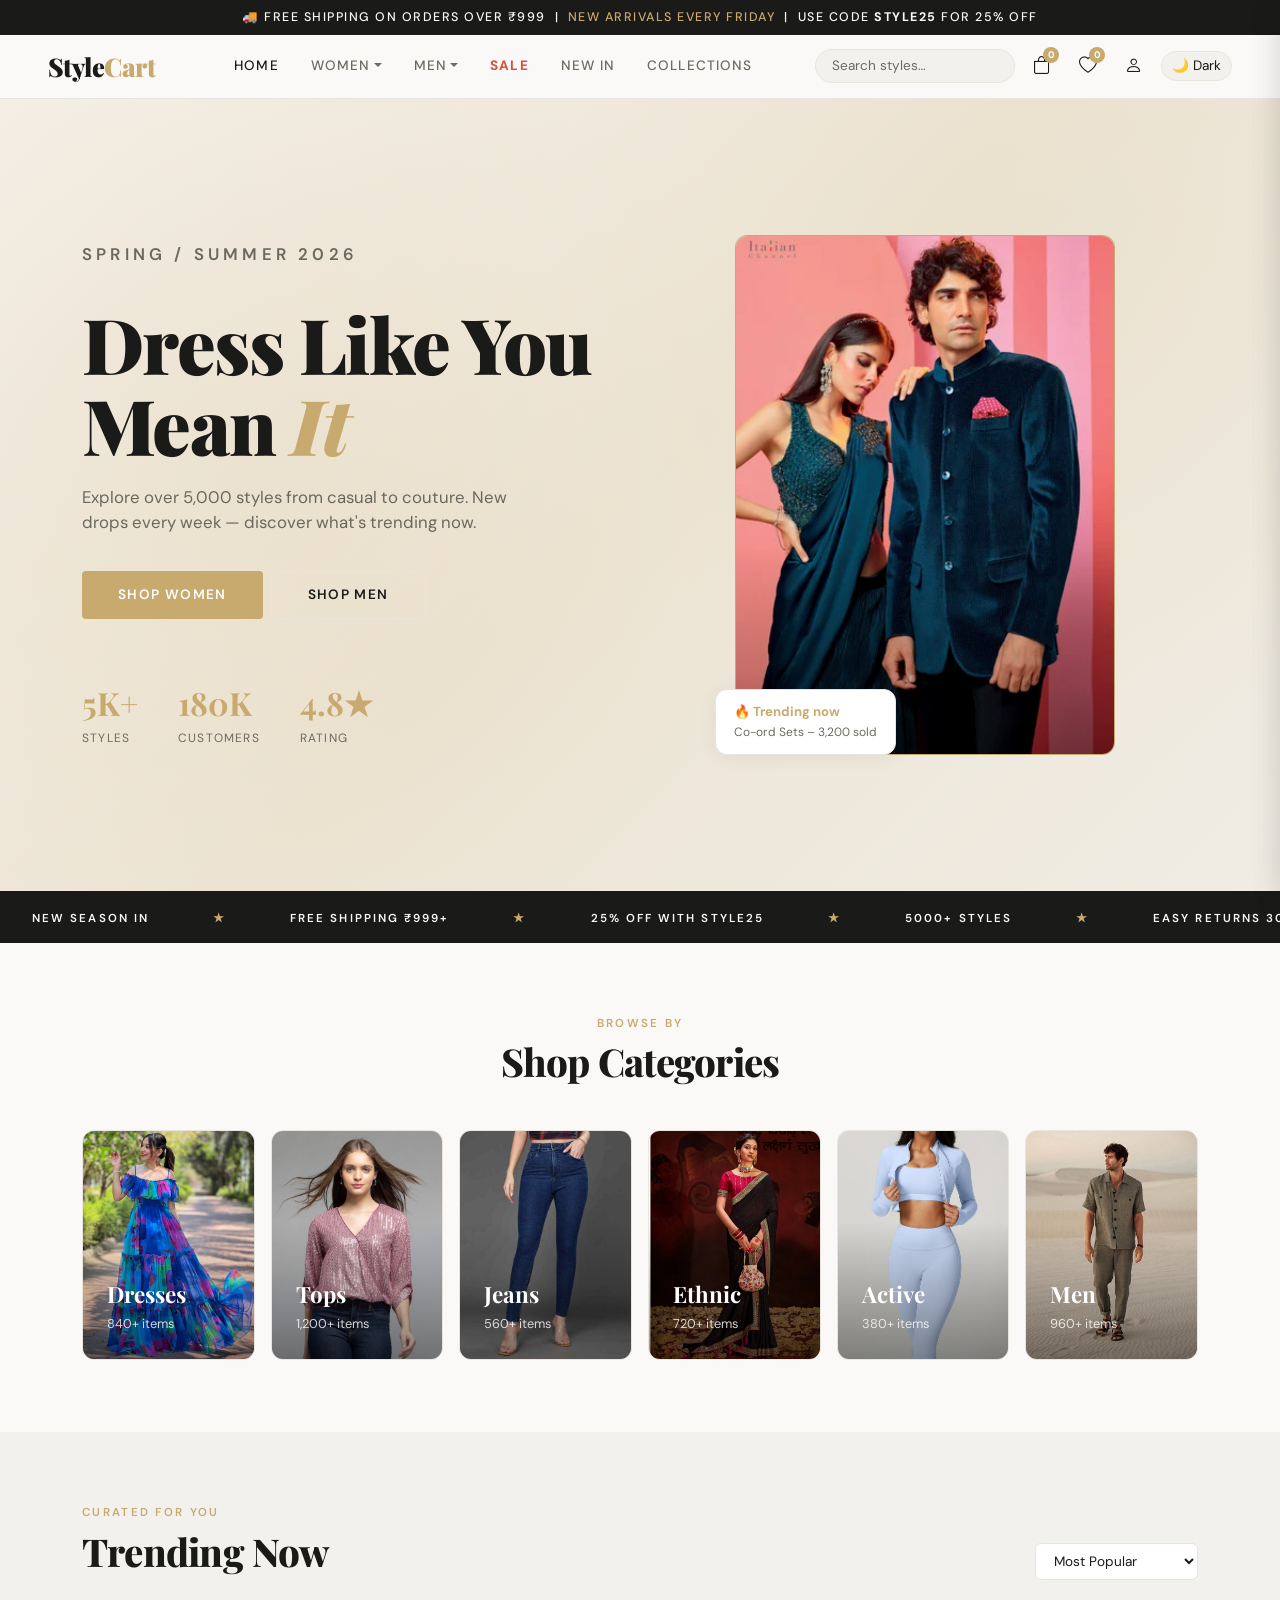
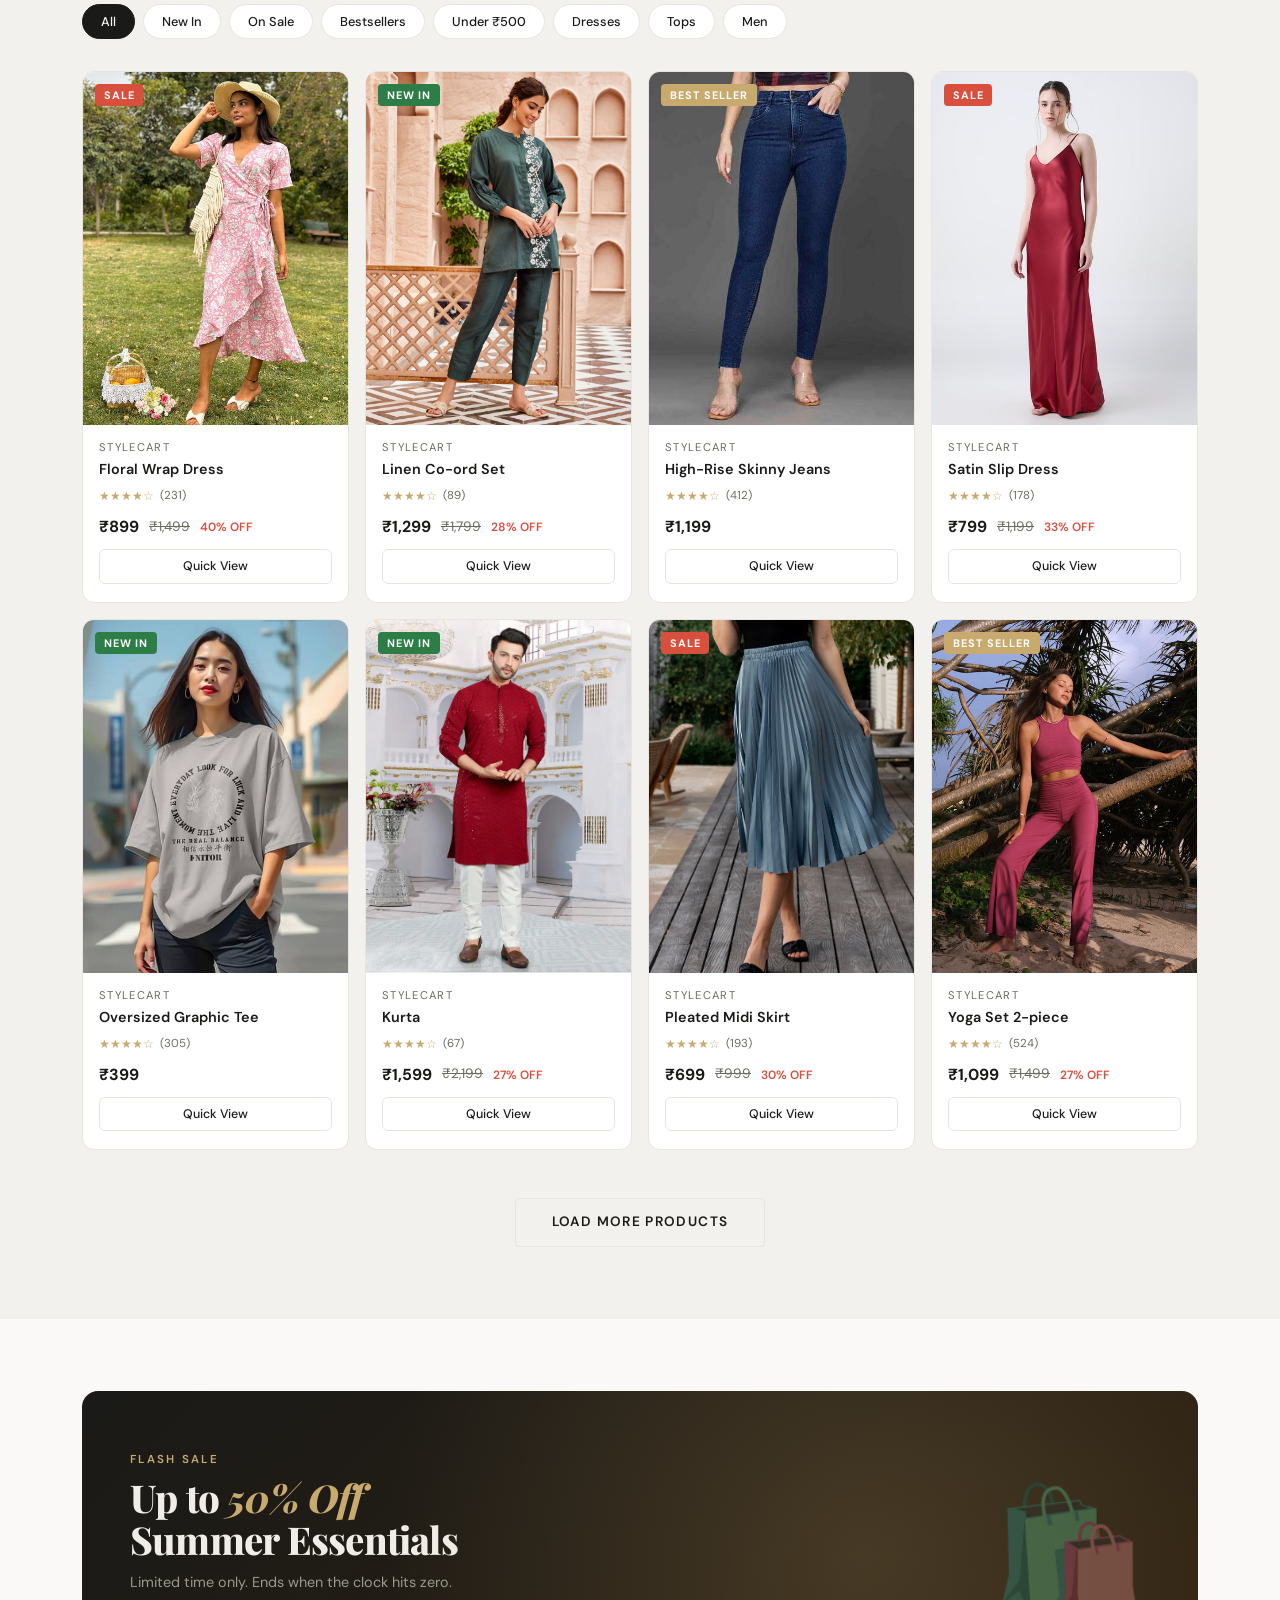
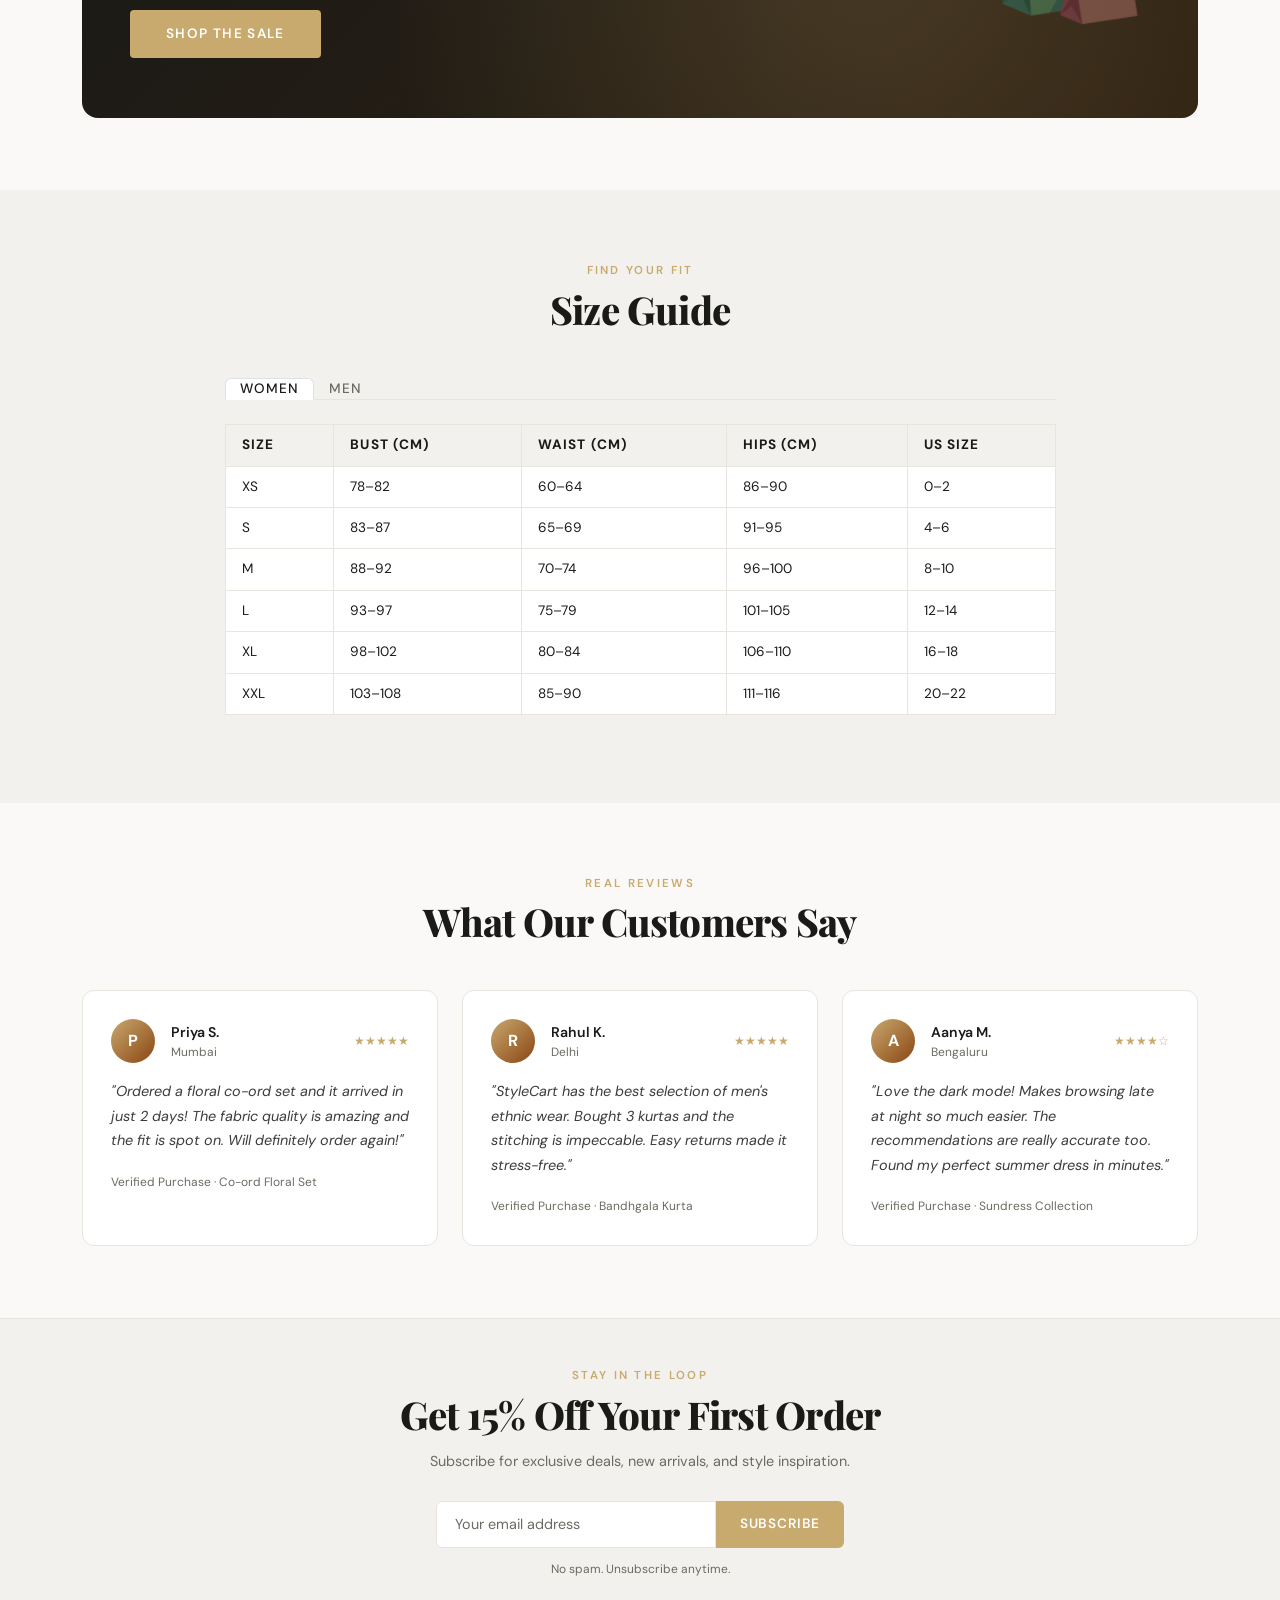
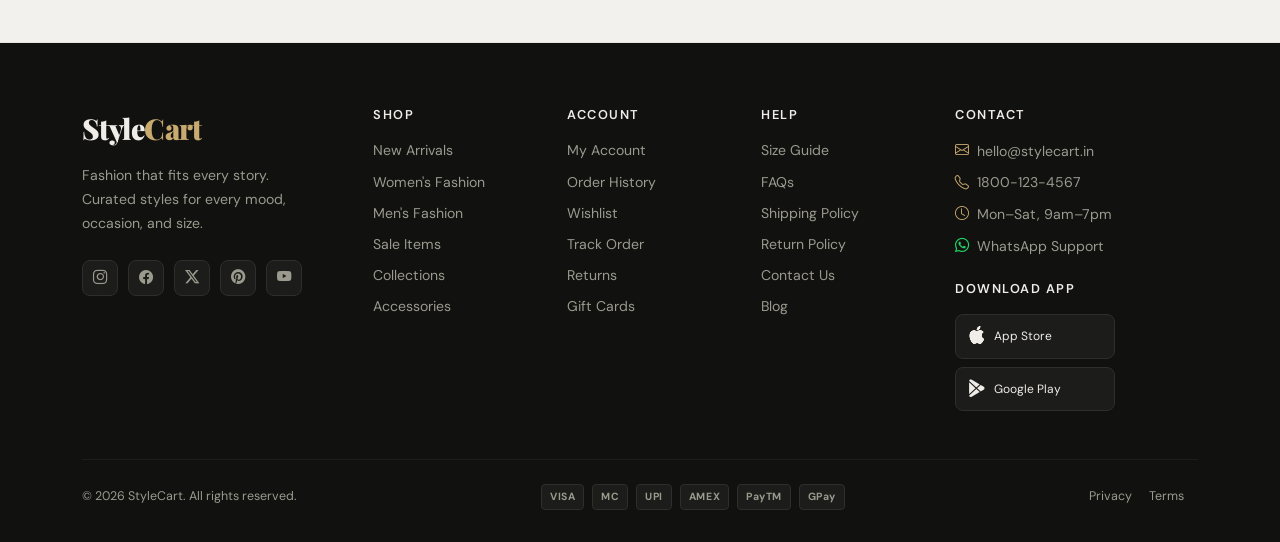
<file: index.html>
<!DOCTYPE html>
<html lang="en" data-theme="light">
<head>
  <meta charset="UTF-8" />
  <meta name="viewport" content="width=device-width, initial-scale=1.0"/>
  <title>StyleCart – New Fashion Collection</title>
  <link href="https://cdn.jsdelivr.net/npm/bootstrap@5.3.2/dist/css/bootstrap.min.css" rel="stylesheet"/>
  <link href="https://fonts.googleapis.com/css2?family=Playfair+Display:ital,wght@0,400;0,700;0,900;1,400&family=DM+Sans:wght@300;400;500;600&display=swap" rel="stylesheet"/>
  <link href="https://cdn.jsdelivr.net/npm/bootstrap-icons@1.11.3/font/bootstrap-icons.css" rel="stylesheet"/>
  <link rel="stylesheet" href="style.css"/>
</head>
<body>

<!-- ══ ANNOUNCEMENT BAR ══ -->
<div class="announcement-bar">
  🚚 Free shipping on orders over ₹999 &nbsp;|&nbsp;
  <a href="#">New arrivals every Friday</a> &nbsp;|&nbsp;
  Use code <strong>STYLE25</strong> for 25% off
</div>

<!-- ══ NAVBAR ══ -->
<nav class="navbar navbar-expand-lg">
  <div class="container-fluid px-4">
    <a class="navbar-brand" href="#">Style<span>Cart</span></a>
    <button class="navbar-toggler border-0" type="button" data-bs-toggle="collapse" data-bs-target="#navMenu">
      <i class="bi bi-list nav-hamburger"></i>
    </button>
    <div class="collapse navbar-collapse" id="navMenu">
      <ul class="navbar-nav mx-auto gap-1">
        <li class="nav-item"><a class="nav-link active" href="#">Home</a></li>
        <li class="nav-item dropdown">
          <a class="nav-link dropdown-toggle" href="#" data-bs-toggle="dropdown">Women</a>
          <ul class="dropdown-menu custom-dropdown">
            <li><a class="dropdown-item custom-dropdown-item" href="#">Dresses</a></li>
            <li><a class="dropdown-item custom-dropdown-item" href="#">Tops &amp; Blouses</a></li>
            <li><a class="dropdown-item custom-dropdown-item" href="#">Jeans &amp; Pants</a></li>
            <li><a class="dropdown-item custom-dropdown-item" href="#">Co-ord Sets</a></li>
            <li><a class="dropdown-item custom-dropdown-item" href="#">Activewear</a></li>
            <li><a class="dropdown-item custom-dropdown-item" href="#">Ethnic</a></li>
          </ul>
        </li>
        <li class="nav-item dropdown">
          <a class="nav-link dropdown-toggle" href="#" data-bs-toggle="dropdown">Men</a>
          <ul class="dropdown-menu custom-dropdown">
            <li><a class="dropdown-item custom-dropdown-item" href="#">T-Shirts</a></li>
            <li><a class="dropdown-item custom-dropdown-item" href="#">Shirts</a></li>
            <li><a class="dropdown-item custom-dropdown-item" href="#">Jeans &amp; Chinos</a></li>
            <li><a class="dropdown-item custom-dropdown-item" href="#">Kurtas</a></li>
            <li><a class="dropdown-item custom-dropdown-item" href="#">Activewear</a></li>
          </ul>
        </li>
        <li class="nav-item"><a class="nav-link sale-link" href="#">Sale</a></li>
        <li class="nav-item"><a class="nav-link" href="#">New In</a></li>
        <li class="nav-item"><a class="nav-link" href="#">Collections</a></li>
      </ul>
      <div class="d-flex align-items-center gap-2">
        <input type="text" class="search-bar d-none d-lg-block" placeholder="Search styles…" id="searchInput"/>
        <button class="icon-btn" onclick="toggleCart()" title="Cart">
          <i class="bi bi-bag"></i>
          <span class="cart-badge" id="cartBadge">0</span>
        </button>
        <button class="icon-btn" title="Wishlist" onclick="openWishlist()">
<i class="bi bi-heart"></i>
<span class="cart-badge" id="wishlistBadge">0</span>
</button>
       <button class="icon-btn" title="Account" data-bs-toggle="modal" data-bs-target="#accountModal">
<i class="bi bi-person"></i>
</button>
        <button class="theme-toggle" onclick="toggleTheme()" id="themeBtn">🌙 Dark</button>
      </div>
    </div>
  </div>
</nav>

<!-- ══ HERO ══ -->
<section class="hero py-0">
  <div class="hero-bg"></div>
  <div class="hero-pattern"></div>
  <div class="container hero-content py-5 my-3">
    <div class="row align-items-center">
      <div class="col-lg-6 col-md-7">
        <p class="hero-eyebrow">Spring / Summer 2026</p>
        <h1>Dress Like You Mean <em>It</em></h1>
        <p>Explore over 5,000 styles from casual to couture. New drops every week — discover what's trending now.</p>
        <div class="d-flex flex-wrap gap-2">
          <a href="#products" class="btn-hero-primary">Shop Women</a>
          <a href="#products" class="btn-hero-outline">Shop Men</a>
        </div>
        <div class="hero-stats">
          <div><div class="hero-stat-num">5K+</div><div class="hero-stat-label">Styles</div></div>
          <div><div class="hero-stat-num">180K</div><div class="hero-stat-label">Customers</div></div>
          <div><div class="hero-stat-num">4.8★</div><div class="hero-stat-label">Rating</div></div>
        </div>
      </div>
      <div class="col-lg-6 col-md-5 d-none d-md-flex justify-content-center">
        <div class="hero-image-wrap">
          <div class="hero-img-placeholder">
  <img src="image/hero-model.jpg" alt="Hero" style="width:100%; height:100%; object-fit:cover; border-radius:12px;"/>
</div>
          <div class="hero-float-badge">
            <strong>🔥 Trending now</strong><br/>
            <span>Co-ord Sets – 3,200 sold</span>
          </div>
        </div>
      </div>
    </div>
  </div>
</section>

<!-- ══ MARQUEE ══ -->
<div class="marquee-wrap">
  <div class="marquee-inner">
    <span>New Season In</span><span class="accent">★</span>
    <span>Free Shipping ₹999+</span><span class="accent">★</span>
    <span>25% Off with STYLE25</span><span class="accent">★</span>
    <span>5000+ Styles</span><span class="accent">★</span>
    <span>Easy Returns 30 Days</span><span class="accent">★</span>
    <span>New Arrivals Friday</span><span class="accent">★</span>
    <span>New Season In</span><span class="accent">★</span>
    <span>Free Shipping ₹999+</span><span class="accent">★</span>
    <span>25% Off with STYLE25</span><span class="accent">★</span>
    <span>5000+ Styles</span><span class="accent">★</span>
    <span>Easy Returns 30 Days</span><span class="accent">★</span>
    <span>New Arrivals Friday</span><span class="accent">★</span>
  </div>
</div>

<!-- ══ CATEGORIES ══ -->
<section>
  <div class="container">
    <div class="text-center mb-5">
      <p class="section-label">Browse by</p>
      <h2 class="section-title">Shop Categories</h2>
    </div>
    <div class="row g-3">
      <div class="col-6 col-md-4 col-lg-2">
        <div class="category-card" onclick="filterCategory('dresses')">
          <img src="image/dress.jpg" class="category-img">
          <div class="cat-overlay"></div>
          <div class="cat-info"><h4>Dresses</h4><span>840+ items</span></div>
        </div>
      </div>
      <div class="col-6 col-md-4 col-lg-2">
        <div class="category-card" onclick="filterCategory('tops')">
          <img src="image/tops.jpg" class="category-img">
          <div class="cat-overlay"></div>
          <div class="cat-info"><h4>Tops</h4><span>1,200+ items</span></div>
        </div>
      </div>
      <div class="col-6 col-md-4 col-lg-2">
        <div class="category-card" onclick="filterCategory('jeans')">
          <img src="image/jeans.jpg" class="category-img">

          <div class="cat-overlay"></div>
          <div class="cat-info"><h4>Jeans</h4><span>560+ items</span></div>
        </div>
      </div>
      <div class="col-6 col-md-4 col-lg-2">
        <div class="category-card" onclick="filterCategory('ethnic')">
          <img src="image/ethnic.jpg" class="category-img">
          <div class="cat-overlay"></div>
          <div class="cat-info"><h4>Ethnic</h4><span>720+ items</span></div>
        </div>
      </div>
      <div class="col-6 col-md-4 col-lg-2">
        <div class="category-card" onclick="filterCategory('active')">
          <img src="image/active.jpg" class="category-img">
          <div class="cat-overlay"></div>
          <div class="cat-info"><h4>Active</h4><span>380+ items</span></div>
        </div>
      </div>
      <div class="col-6 col-md-4 col-lg-2">
        <div class="category-card" onclick="filterCategory('men')">
          <img src="image/men.jpg" class="category-img">
          <div class="cat-overlay"></div>
          <div class="cat-info"><h4>Men</h4><span>960+ items</span></div>
        </div>
      </div>
    </div>
  </div>
</section>

<!-- ══ PRODUCTS ══ -->
<section id="products" class="products-section">
  <div class="container">
    <div class="d-flex align-items-end justify-content-between mb-4 flex-wrap gap-3">
      <div>
        <p class="section-label">Curated for you</p>
        <h2 class="section-title">Trending Now</h2>
      </div>
      <select class="sort-select" id="sortSelect" onchange="sortProducts()">
        <option value="popular">Most Popular</option>
        <option value="newest">Newest First</option>
        <option value="low">Price: Low to High</option>
        <option value="high">Price: High to Low</option>
        <option value="rating">Top Rated</option>
      </select>
    </div>

    <div class="filter-bar" id="filterBar">
      <button class="filter-pill active" onclick="setFilter(this,'all')">All</button>
      <button class="filter-pill" onclick="setFilter(this,'new')">New In</button>
      <button class="filter-pill" onclick="setFilter(this,'sale')">On Sale</button>
      <button class="filter-pill" onclick="setFilter(this,'bestseller')">Bestsellers</button>
      <button class="filter-pill" onclick="setFilter(this,'under500')">Under ₹500</button>
      <button class="filter-pill" onclick="setFilter(this,'dresses')">Dresses</button>
      <button class="filter-pill" onclick="setFilter(this,'tops')">Tops</button>
      <button class="filter-pill" onclick="setFilter(this,'men')">Men</button>
    </div>

    <div class="row g-3" id="productsGrid"></div>

    <div class="text-center mt-5">
      <button class="btn-hero-outline" onclick="loadMore()" id="loadMoreBtn">Load More Products</button>
    </div>
  </div>
</section>

<!-- ══ PROMO BANNER ══ -->
<section>
  <div class="container">
    <div class="promo-banner">
      <div class="row align-items-center">
        <div class="col-lg-7">
          <p class="section-label" style="color:var(--accent)">Flash Sale</p>
          <h2 class="section-title promo-title">Up to <em>50% Off</em><br/>Summer Essentials</h2>
          <p class="promo-sub">Limited time only. Ends when the clock hits zero.</p>
          <a href="#products" class="btn-hero-primary">Shop the Sale</a>
        </div>
        <div class="col-lg-5 d-none d-lg-flex justify-content-end align-items-center promo-emoji">🛍️</div>
      </div>
    </div>
  </div>
</section>

<!-- ══ SIZE GUIDE ══ -->
<section class="size-section">
  <div class="container">
    <div class="text-center mb-5">
      <p class="section-label">Find your fit</p>
      <h2 class="section-title">Size Guide</h2>
    </div>
    <div class="row justify-content-center">
      <div class="col-lg-9">
        <ul class="nav nav-tabs mb-4 size-tabs">
          <li class="nav-item">
            <button class="nav-link active size-tab-btn" data-bs-toggle="tab" data-bs-target="#womenTab">Women</button>
          </li>
          <li class="nav-item">
            <button class="nav-link size-tab-btn" data-bs-toggle="tab" data-bs-target="#menTab">Men</button>
          </li>
        </ul>
        <div class="tab-content">
          <div class="tab-pane fade show active" id="womenTab">
            <div class="table-responsive">
              <table class="table size-table">
                <thead><tr><th>Size</th><th>Bust (cm)</th><th>Waist (cm)</th><th>Hips (cm)</th><th>US Size</th></tr></thead>
                <tbody>
                  <tr><td>XS</td><td>78–82</td><td>60–64</td><td>86–90</td><td>0–2</td></tr>
                  <tr><td>S</td><td>83–87</td><td>65–69</td><td>91–95</td><td>4–6</td></tr>
                  <tr><td>M</td><td>88–92</td><td>70–74</td><td>96–100</td><td>8–10</td></tr>
                  <tr><td>L</td><td>93–97</td><td>75–79</td><td>101–105</td><td>12–14</td></tr>
                  <tr><td>XL</td><td>98–102</td><td>80–84</td><td>106–110</td><td>16–18</td></tr>
                  <tr><td>XXL</td><td>103–108</td><td>85–90</td><td>111–116</td><td>20–22</td></tr>
                </tbody>
              </table>
            </div>
          </div>
          <div class="tab-pane fade" id="menTab">
            <div class="table-responsive">
              <table class="table size-table">
                <thead><tr><th>Size</th><th>Chest (cm)</th><th>Waist (cm)</th><th>Hip (cm)</th></tr></thead>
                <tbody>
                  <tr><td>S</td><td>88–92</td><td>74–78</td><td>88–92</td></tr>
                  <tr><td>M</td><td>93–97</td><td>79–83</td><td>93–97</td></tr>
                  <tr><td>L</td><td>98–103</td><td>84–88</td><td>98–103</td></tr>
                  <tr><td>XL</td><td>104–109</td><td>89–94</td><td>104–109</td></tr>
                  <tr><td>XXL</td><td>110–116</td><td>95–101</td><td>110–116</td></tr>
                </tbody>
              </table>
            </div>
          </div>
        </div>
      </div>
    </div>
  </div>
</section>

<!-- ══ TESTIMONIALS ══ -->
<section>
  <div class="container">
    <div class="text-center mb-5">
      <p class="section-label">Real Reviews</p>
      <h2 class="section-title">What Our Customers Say</h2>
    </div>
    <div class="row g-4">
      <div class="col-md-4">
        <div class="testimonial-card">
          <div class="d-flex align-items-center gap-3">
            <div class="testimonial-avatar">P</div>
            <div><div class="testimonial-name">Priya S.</div><div class="testimonial-location">Mumbai</div></div>
            <div class="stars ms-auto">★★★★★</div>
          </div>
          <p class="testimonial-text">"Ordered a floral co-ord set and it arrived in just 2 days! The fabric quality is amazing and the fit is spot on. Will definitely order again!"</p>
          <small class="review-tag">Verified Purchase · Co-ord Floral Set</small>
        </div>
      </div>
      <div class="col-md-4">
        <div class="testimonial-card">
          <div class="d-flex align-items-center gap-3">
            <div class="testimonial-avatar">R</div>
            <div><div class="testimonial-name">Rahul K.</div><div class="testimonial-location">Delhi</div></div>
            <div class="stars ms-auto">★★★★★</div>
          </div>
          <p class="testimonial-text">"StyleCart has the best selection of men's ethnic wear. Bought 3 kurtas and the stitching is impeccable. Easy returns made it stress-free."</p>
          <small class="review-tag">Verified Purchase · Bandhgala Kurta</small>
        </div>
      </div>
      <div class="col-md-4">
        <div class="testimonial-card">
          <div class="d-flex align-items-center gap-3">
            <div class="testimonial-avatar">A</div>
            <div><div class="testimonial-name">Aanya M.</div><div class="testimonial-location">Bengaluru</div></div>
            <div class="stars ms-auto">★★★★☆</div>
          </div>
          <p class="testimonial-text">"Love the dark mode! Makes browsing late at night so much easier. The recommendations are really accurate too. Found my perfect summer dress in minutes."</p>
          <small class="review-tag">Verified Purchase · Sundress Collection</small>
        </div>
      </div>
    </div>
  </div>
</section>

<!-- ══ NEWSLETTER ══ -->
<div class="newsletter-section py-5">
  <div class="container text-center">
    <p class="section-label">Stay in the loop</p>
    <h2 class="section-title mb-3">Get 15% Off Your First Order</h2>
    <p class="newsletter-sub">Subscribe for exclusive deals, new arrivals, and style inspiration.</p>
    <div class="d-flex justify-content-center">
      <input type="email" class="newsletter-input" placeholder="Your email address" id="newsletterEmail"/>
      <button class="newsletter-btn" onclick="subscribeNewsletter()">Subscribe</button>
    </div>
    <p class="newsletter-note">No spam. Unsubscribe anytime.</p>
  </div>
</div>

<!-- ══ FOOTER ══ -->
<footer class="footer">
  <div class="container">
    <div class="row g-5">
      <div class="col-lg-3 col-md-6">
        <div class="footer-brand">Style<span>Cart</span></div>
        <p class="footer-desc">Fashion that fits every story. Curated styles for every mood, occasion, and size.</p>
        <div class="footer-social">
          <a href="#" class="social-btn"><i class="bi bi-instagram"></i></a>
          <a href="#" class="social-btn"><i class="bi bi-facebook"></i></a>
          <a href="#" class="social-btn"><i class="bi bi-twitter-x"></i></a>
          <a href="#" class="social-btn"><i class="bi bi-pinterest"></i></a>
          <a href="#" class="social-btn"><i class="bi bi-youtube"></i></a>
        </div>
      </div>
      <div class="col-lg-2 col-md-3 col-6">
        <h6 class="footer-heading">Shop</h6>
        <ul class="footer-links">
          <li><a href="#">New Arrivals</a></li>
          <li><a href="#">Women's Fashion</a></li>
          <li><a href="#">Men's Fashion</a></li>
          <li><a href="#">Sale Items</a></li>
          <li><a href="#">Collections</a></li>
          <li><a href="#">Accessories</a></li>
        </ul>
      </div>
      <div class="col-lg-2 col-md-3 col-6">
        <h6 class="footer-heading">Account</h6>
        <ul class="footer-links">
          <li><a href="#">My Account</a></li>
          <li><a href="#">Order History</a></li>
          <li><a href="#">Wishlist</a></li>
          <li><a href="#">Track Order</a></li>
          <li><a href="#">Returns</a></li>
          <li><a href="#">Gift Cards</a></li>
        </ul>
      </div>
      <div class="col-lg-2 col-md-3 col-6">
        <h6 class="footer-heading">Help</h6>
        <ul class="footer-links">
          <li><a href="#">Size Guide</a></li>
          <li><a href="#">FAQs</a></li>
          <li><a href="#">Shipping Policy</a></li>
          <li><a href="#">Return Policy</a></li>
          <li><a href="#">Contact Us</a></li>
          <li><a href="#">Blog</a></li>
        </ul>
      </div>
      <div class="col-lg-3 col-md-3 col-6">
        <h6 class="footer-heading">Contact</h6>
        <ul class="footer-links">
          <li><i class="bi bi-envelope footer-icon"></i><a href="mailto:hello@stylecart.in">hello@stylecart.in</a></li>
          <li><i class="bi bi-telephone footer-icon"></i><a href="tel:18001234567">1800-123-4567</a></li>
          <li><i class="bi bi-clock footer-icon"></i><span>Mon–Sat, 9am–7pm</span></li>
          <li class="mt-2"><i class="bi bi-whatsapp footer-icon" style="color:#25d366"></i><a href="#">WhatsApp Support</a></li>
        </ul>
        <div class="mt-4">
          <h6 class="footer-heading">Download App</h6>
          <div class="d-flex gap-2 flex-column" style="max-width:160px">
            <a href="#" class="app-btn"><i class="bi bi-apple"></i><span>App Store</span></a>
            <a href="#" class="app-btn"><i class="bi bi-google-play"></i><span>Google Play</span></a>
          </div>
        </div>
      </div>
    </div>
    <div class="footer-bottom">
      <span>© 2026 StyleCart. All rights reserved.</span>
      <div class="payment-icons">
        <span class="pay-icon">VISA</span>
        <span class="pay-icon">MC</span>
        <span class="pay-icon">UPI</span>
        <span class="pay-icon">AMEX</span>
        <span class="pay-icon">PayTM</span>
        <span class="pay-icon">GPay</span>
      </div>
      <span>
        <a href="#" class="footer-bottom-link">Privacy</a>
        <a href="#" class="footer-bottom-link">Terms</a>
      </span>
    </div>
  </div>
</footer>

<!-- ══ BACK TO TOP ══ -->
<button id="backToTop" onclick="window.scrollTo({top:0,behavior:'smooth'})">
  <i class="bi bi-arrow-up"></i>
</button>
  <!-- WISHLIST DRAWER -->
<div class="cart-overlay" id="wishlistOverlay" onclick="closeWishlist()"></div>

<div class="cart-drawer" id="wishlistDrawer">

<div class="cart-header">
<h3>Your Wishlist</h3>

<button class="icon-btn" onclick="closeWishlist()">
<i class="bi bi-x-lg"></i>
</button>

</div>

<div class="cart-body" id="wishlistBody">

<p style="text-align:center;color:gray">Your wishlist is empty</p>

</div>

</div>
<!-- ══ CART DRAWER ══ -->
<div class="cart-overlay" id="cartOverlay" onclick="toggleCart()"></div>
<div class="cart-drawer" id="cartDrawer">

  <div class="cart-header">
    <h3>Your Bag</h3>
    <button class="icon-btn" onclick="toggleCart()"><i class="bi bi-x-lg"></i></button>
  </div>
  <div class="cart-body" id="cartBody">
    <div class="cart-empty">
      <i class="bi bi-bag"></i>
      <p class="cart-empty-title">Your bag is empty</p>
      <p class="cart-empty-sub">Add items you love to get started</p>
      <a href="#products" onclick="toggleCart()" class="btn-hero-primary" style="padding:10px 24px">Start Shopping</a>
    </div>
  </div>
  <div class="cart-footer" id="cartFooter" style="display:none">
    <div class="cart-subtotal">
      <span>Subtotal</span>
      <span id="cartTotal">₹0</span>
    </div>
    <p class="cart-sub-note">Shipping &amp; taxes calculated at checkout</p>
    <button class="btn-checkout" onclick="goToCheckout()">
Checkout Securely
</button>
    <div class="text-center mt-3">
      <span class="cart-secure-note">🔒 Secure · 30-day returns · Free shipping ₹999+</span>
    </div>
  </div>
</div>

<!-- ══ DISCOUNT POPUP ══ -->
<div class="popup-overlay" id="popupOverlay" style="display:none">
  <div class="popup-box">
    <div class="popup-header">
      <button class="popup-close" onclick="closePopup()"><i class="bi bi-x"></i></button>
      <p class="popup-eyebrow">Welcome to StyleCart</p>
      <div class="popup-discount">25% OFF</div>
      <h2>Your First Order</h2>
      <p>Join thousands of fashion-forward shoppers.</p>
    </div>
    <div class="popup-body">
      <p>Enter your email to unlock your exclusive discount code.</p>
      <input type="email" class="popup-input" placeholder="you@example.com" id="popupEmail"/>
      <button class="popup-submit" onclick="claimDiscount()">Unlock My 25% Off</button>
      <div class="popup-skip"><a onclick="closePopup()">No thanks, I'll pay full price</a></div>
    </div>
  </div>
</div>

<!-- ══ QUICK VIEW MODAL ══ -->
<div class="modal fade qv-modal" id="quickViewModal" tabindex="-1">
  <div class="modal-dialog modal-dialog-centered modal-lg">
    <div class="modal-content qv-content">
      <div class="modal-body p-4">
        <button type="button" class="btn-close position-absolute top-0 end-0 m-3" data-bs-dismiss="modal"></button>
        <div class="row g-4">
          <div class="col-md-5">
            <div class="qv-img" id="qvImage">👗</div>
          </div>
          <div class="col-md-7 d-flex flex-column justify-content-center">
            <p class="product-brand" id="qvBrand">StyleCart</p>
            <h3 class="qv-name" id="qvName">Product Name</h3>
            <div class="product-rating mb-3">
              <span class="stars">★★★★★</span>
              <span class="rating-count" id="qvRating">(124 reviews)</span>
            </div>
            <div class="product-price mb-4">
              <span class="price-current" id="qvPrice">₹999</span>
              <span class="price-original" id="qvOriginal">₹1,499</span>
              <span class="price-discount" id="qvDiscount">33% OFF</span>
            </div>
            <p class="size-label">Select Size</p>
            <div class="d-flex flex-wrap gap-2 mb-4" id="qvSizes">
              <button class="size-btn" onclick="selectSize(this)">XS</button>
              <button class="size-btn" onclick="selectSize(this)">S</button>
              <button class="size-btn selected" onclick="selectSize(this)">M</button>
              <button class="size-btn" onclick="selectSize(this)">L</button>
              <button class="size-btn" onclick="selectSize(this)">XL</button>
            </div>
            <div class="d-flex gap-3">
              <button class="btn-add-cart flex-grow-1" onclick="addFromQuickView()">Add to Bag</button>
             <button class="icon-btn" title="Wishlist" onclick="openWishlist()">
<i class="bi bi-heart"></i>
<span class="cart-badge" id="wishlistBadge">0</span>
</button>
            </div>
            <div class="qv-meta mt-3">
              <span><i class="bi bi-truck me-1"></i>Free delivery ₹999+</span>
              <span><i class="bi bi-arrow-return-left me-1"></i>30-day returns</span>
              <span><i class="bi bi-shield-check me-1"></i>Secure payment</span>
            </div>
          </div>
        </div>
      </div>
    </div>
  </div>
</div>

<!-- ══ TOAST ══ -->
<div class="toast-notif" id="toastNotif">
  <i class="bi bi-check-circle-fill"></i>
  <span id="toastMsg">Done!</span>
</div>

<script src="https://cdn.jsdelivr.net/npm/bootstrap@5.3.2/dist/js/bootstrap.bundle.min.js"></script>
<script src="script.js"></script>
<!-- ACCOUNT LOGIN / REGISTER -->
<div class="modal fade" id="accountModal" tabindex="-1">
<div class="modal-dialog modal-dialog-centered">
<div class="modal-content p-4">

<h4 class="text-center mb-3">My Account</h4>

<ul class="nav nav-tabs mb-3">

<li class="nav-item">
<button class="nav-link active" data-bs-toggle="tab" data-bs-target="#loginTab">
Login
</button>
</li>

<li class="nav-item">
<button class="nav-link" data-bs-toggle="tab" data-bs-target="#registerTab">
Register
</button>
</li>

</ul>

<div class="tab-content">

<!-- LOGIN FORM -->
<div class="tab-pane fade show active" id="loginTab">

<input type="email" class="form-control mb-3" placeholder="Email">

<input type="password" class="form-control mb-3" placeholder="Password">

<button class="btn btn-dark w-100" onclick="loginUser()">
Login
</button>

</div>

<!-- REGISTER FORM -->
<div class="tab-pane fade" id="registerTab">

<input type="text" class="form-control mb-3" placeholder="Full Name">

<input type="email" class="form-control mb-3" placeholder="Email">

<input type="password" class="form-control mb-3" placeholder="Password">

<button class="btn btn-dark w-100" onclick="registerUser()">
Create Account
</button>

</div>

</div>

</div>
</div>
</div>
</body>
</html>
</file>
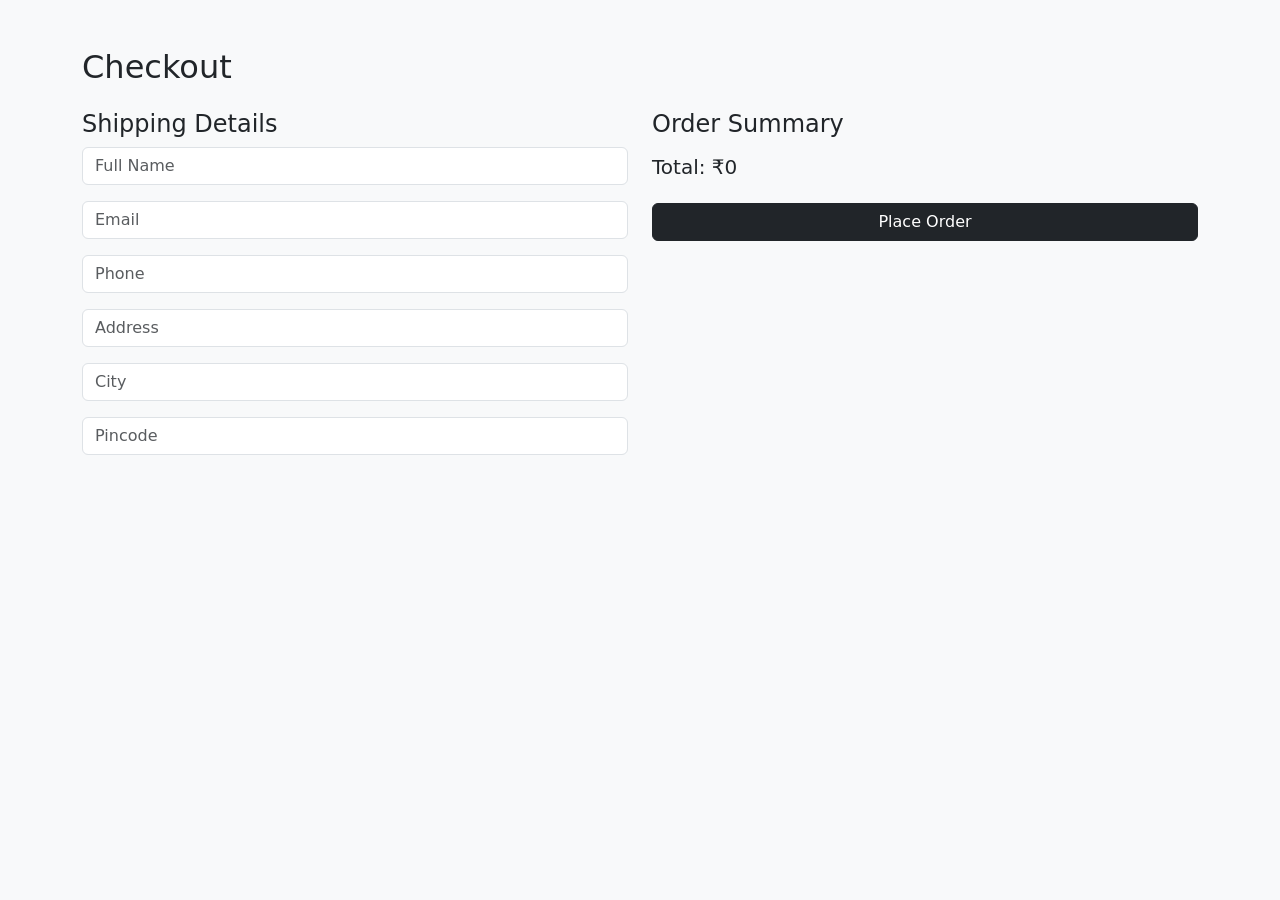
<file: checkout.html>
<!DOCTYPE html>
<html>
<head>

<title>Checkout</title>

<meta name="viewport" content="width=device-width, initial-scale=1">

<link href="https://cdn.jsdelivr.net/npm/bootstrap@5.3.2/dist/css/bootstrap.min.css" rel="stylesheet">

</head>

<body class="bg-light">

<div class="container py-5">

<h2 class="mb-4">Checkout</h2>

<div class="row">

<!-- SHIPPING -->
<div class="col-md-6">

<h4>Shipping Details</h4>

<input class="form-control mb-3" placeholder="Full Name">

<input class="form-control mb-3" placeholder="Email">

<input class="form-control mb-3" placeholder="Phone">

<input class="form-control mb-3" placeholder="Address">

<input class="form-control mb-3" placeholder="City">

<input class="form-control mb-3" placeholder="Pincode">

</div>


<!-- ORDER SUMMARY -->
<div class="col-md-6">

<h4>Order Summary</h4>

<div id="orderSummary"></div>

<h5 class="mt-3">
Total: ₹<span id="orderTotal">0</span>
</h5>

<button class="btn btn-dark w-100 mt-3" onclick="placeOrder()">
Place Order
</button>

</div>

</div>

</div>

<script>

let cart = JSON.parse(localStorage.getItem("cartItems")) || [];

let summary = document.getElementById("orderSummary");

let total = 0;

cart.forEach(item =>{

summary.innerHTML += `
<div class="d-flex justify-content-between mb-2">
<span>${item.name}</span>
<span>₹${item.price}</span>
</div>
`;

total += item.price;

});

document.getElementById("orderTotal").innerText = total;


function placeOrder(){

alert("🎉 Order placed successfully!");

localStorage.removeItem("cartItems");

window.location.href="index.html";

}

</script>

</body>
</html>
</file>
<file: style.css>
/* ═══════════════════════════════════════════════
   StyleCart – style.css
   ═══════════════════════════════════════════════ */

/* ── CSS VARIABLES (THEME) ── */
:root {
  --bg: #faf9f7;
  --surface: #ffffff;
  --surface2: #f3f1ee;
  --text: #1a1a18;
  --text-muted: #6b6b62;
  --accent: #c8a96e;
  --accent2: #8b4513;
  --border: #e8e5df;
  --nav-bg: rgba(250, 249, 247, 0.92);
  --card-shadow: 0 2px 20px rgba(0, 0, 0, 0.06);
  --badge-sale: #d94f3d;
  --badge-new: #2d7d46;
}

[data-theme="dark"] {
  --bg: #111110;
  --surface: #1c1c1a;
  --surface2: #252523;
  --text: #f0ede8;
  --text-muted: #9a9a8e;
  --accent: #c8a96e;
  --accent2: #d4825c;
  --border: #2e2e2a;
  --nav-bg: rgba(17, 17, 16, 0.95);
  --card-shadow: 0 2px 20px rgba(0, 0, 0, 0.3);
  --badge-sale: #e8604d;
  --badge-new: #3a9e5a;
}

/* ── BASE ── */
*, *::before, *::after { box-sizing: border-box; margin: 0; padding: 0; }
html { scroll-behavior: smooth; }

body {
  font-family: 'DM Sans', sans-serif;
  background: var(--bg);
  color: var(--text);
  transition: background 0.3s, color 0.3s;
  overflow-x: hidden;
}

section { padding: 72px 0; }

/* ── ANNOUNCEMENT BAR ── */
.announcement-bar {
  background: var(--text);
  color: var(--bg);
  text-align: center;
  font-size: 0.78rem;
  letter-spacing: 0.12em;
  text-transform: uppercase;
  padding: 8px 16px;
  font-weight: 500;
}
.announcement-bar a { color: var(--accent); text-decoration: none; }

/* ── NAVBAR ── */
.navbar {
  background: var(--nav-bg) !important;
  backdrop-filter: blur(12px);
  border-bottom: 1px solid var(--border);
  padding: 0 24px;
  height: 64px;
  position: sticky;
  top: 0;
  z-index: 1000;
  transition: background 0.3s, border-color 0.3s;
}

.navbar-brand {
  font-family: 'Playfair Display', serif;
  font-size: 1.6rem;
  font-weight: 900;
  color: var(--text) !important;
  letter-spacing: -0.02em;
}
.navbar-brand span { color: var(--accent); }

.nav-link {
  color: var(--text-muted) !important;
  font-size: 0.85rem;
  letter-spacing: 0.08em;
  text-transform: uppercase;
  font-weight: 500;
  padding: 0 14px !important;
  transition: color 0.2s;
}
.nav-link:hover, .nav-link.active { color: var(--text) !important; }
.nav-link.sale-link { color: var(--badge-sale) !important; font-weight: 700; }
.nav-hamburger { font-size: 1.4rem; color: var(--text); }

.custom-dropdown {
  background: var(--surface);
  border: 1px solid var(--border);
  border-radius: 10px;
}
.custom-dropdown-item {
  color: var(--text) !important;
  font-size: 0.85rem;
}
.custom-dropdown-item:hover { background: var(--surface2) !important; }

.search-bar {
  background: var(--surface2);
  border: 1px solid var(--border);
  border-radius: 30px;
  padding: 6px 16px;
  font-size: 0.85rem;
  color: var(--text);
  width: 200px;
  transition: all 0.3s;
  outline: none;
}
.search-bar::placeholder { color: var(--text-muted); }
.search-bar:focus { width: 260px; border-color: var(--accent); }

.icon-btn {
  background: none;
  border: none;
  color: var(--text);
  font-size: 1.1rem;
  cursor: pointer;
  padding: 6px 10px;
  border-radius: 8px;
  transition: background 0.2s, color 0.2s;
  position: relative;
}
.icon-btn:hover { background: var(--surface2); color: var(--accent); }

.cart-badge {
  position: absolute;
  top: 0; right: 2px;
  background: var(--accent);
  color: #fff;
  font-size: 0.6rem;
  font-weight: 700;
  border-radius: 50%;
  width: 16px; height: 16px;
  display: flex; align-items: center; justify-content: center;
}

.theme-toggle {
  background: var(--surface2);
  border: 1px solid var(--border);
  border-radius: 20px;
  padding: 4px 10px;
  font-size: 0.85rem;
  cursor: pointer;
  color: var(--text);
  transition: all 0.2s;
}
.theme-toggle:hover { border-color: var(--accent); color: var(--accent); }

/* ── HERO ── */
.hero {
  position: relative;
  min-height: 88vh;
  display: flex;
  align-items: center;
  overflow: hidden;
  background: var(--surface2);
}

.hero-bg {
  position: absolute; inset: 0;
  background: linear-gradient(135deg, #1a1a18 0%, #2d2518 50%, #1a1a18 100%);
  z-index: 0;
}
[data-theme="light"] .hero-bg {
  background: linear-gradient(135deg, #f5f0e8 0%, #ede5d5 50%, #f0ece4 100%);
}

.hero-pattern {
  position: absolute; inset: 0;
  background-image:
    radial-gradient(circle at 20% 50%, rgba(200, 169, 110, 0.12) 0%, transparent 50%),
    radial-gradient(circle at 80% 20%, rgba(200, 169, 110, 0.08) 0%, transparent 40%);
  z-index: 1;
}

.hero-content { position: relative; z-index: 2; }

[data-theme="dark"] .hero-content h1,
[data-theme="dark"] .hero-content p { color: #f0ede8; }
[data-theme="light"] .hero-content h1 { color: #1a1a18; }
[data-theme="light"] .hero-content p { color: #4a4a40; }

.hero-eyebrow {
  font-size: 0.72rem;
  letter-spacing: 0.25em;
  text-transform: uppercase;
  color: var(--accent);
  font-weight: 600;
  margin-bottom: 16px;
}

.hero h1 {
  font-family: 'Playfair Display', serif;
  font-size: clamp(2.8rem, 6vw, 5.5rem);
  font-weight: 900;
  line-height: 1.05;
  letter-spacing: -0.02em;
  margin-bottom: 20px;
}
.hero h1 em { font-style: italic; color: var(--accent); }
.hero p { font-size: 1.05rem; opacity: 0.8; margin-bottom: 36px; max-width: 440px; }

.btn-hero-primary {
  background: var(--accent);
  color: #fff;
  border: none;
  border-radius: 4px;
  padding: 14px 36px;
  font-size: 0.85rem;
  font-weight: 600;
  letter-spacing: 0.1em;
  text-transform: uppercase;
  cursor: pointer;
  transition: all 0.25s;
  text-decoration: none;
  display: inline-block;
}
.btn-hero-primary:hover {
  background: var(--accent2);
  transform: translateY(-1px);
  box-shadow: 0 8px 24px rgba(200, 169, 110, 0.35);
  color: #fff;
}

.btn-hero-outline {
  background: transparent;
  color: var(--text);
  border: 1.5px solid var(--border);
  border-radius: 4px;
  padding: 13px 36px;
  font-size: 0.85rem;
  font-weight: 600;
  letter-spacing: 0.1em;
  text-transform: uppercase;
  cursor: pointer;
  transition: all 0.25s;
  text-decoration: none;
  display: inline-block;
}
[data-theme="dark"] .btn-hero-outline { color: #f0ede8; border-color: rgba(240, 237, 232, 0.3); }
.btn-hero-outline:hover { border-color: var(--accent); color: var(--accent); }

.hero-stats { margin-top: 60px; display: flex; gap: 40px; }
.hero-stat-num {
  font-family: 'Playfair Display', serif;
  font-size: 2rem;
  font-weight: 700;
  color: var(--accent);
}
.hero-stat-label {
  font-size: 0.75rem;
  letter-spacing: 0.1em;
  text-transform: uppercase;
  opacity: 0.6;
  margin-top: 2px;
}

.hero-image-wrap {
  position: relative;
  height: 600px;
  display: flex;
  align-items: center;
  justify-content: center;
}

.hero-img-placeholder {
  width: 380px; height: 520px;
  border-radius: 12px;
  background: linear-gradient(145deg, #c8a96e22, #c8a96e44);
  border: 1px solid var(--accent);
  display: flex;
  align-items: center;
  justify-content: center;
  font-size: 6rem;
  position: relative;
  overflow: hidden;
}
.hero-img-placeholder::after {
  content: '';
  position: absolute; inset: 0;
  background: linear-gradient(to bottom, transparent 60%, rgba(0,0,0,0.3));
}

.hero-float-badge {
  position: absolute;
  bottom: 40px; left: -20px;
  background: var(--surface);
  border: 1px solid var(--border);
  border-radius: 12px;
  padding: 12px 18px;
  box-shadow: var(--card-shadow);
  font-size: 0.82rem;
}
.hero-float-badge strong { color: var(--accent); }
.hero-float-badge span { font-size: 0.75rem; color: var(--text-muted); }

/* ── MARQUEE ── */
.marquee-wrap {
  background: var(--text);
  color: var(--bg);
  padding: 14px 0;
  overflow: hidden;
  white-space: nowrap;
}
.marquee-inner {
  display: inline-flex;
  animation: marquee 24s linear infinite;
}
.marquee-inner span {
  font-size: 0.72rem;
  letter-spacing: 0.18em;
  text-transform: uppercase;
  font-weight: 600;
  padding: 0 32px;
}
.marquee-inner span.accent { color: var(--accent); }

@keyframes marquee {
  from { transform: translateX(0); }
  to   { transform: translateX(-50%); }
}

/* ── SECTION LABELS ── */
.section-label {
  font-size: 0.72rem;
  letter-spacing: 0.2em;
  text-transform: uppercase;
  color: var(--accent);
  font-weight: 600;
  margin-bottom: 8px;
}
.section-title {
  font-family: 'Playfair Display', serif;
  font-size: clamp(1.8rem, 3vw, 2.8rem);
  font-weight: 800;
  line-height: 1.1;
  letter-spacing: -0.02em;
}

/* ── CATEGORY CARDS ── */
.category-card {
  position: relative;
  border-radius: 12px;
  overflow: hidden;
  cursor: pointer;
  aspect-ratio: 3/4;
  background: var(--surface2);
  transition: transform 0.3s;
  border: 1px solid var(--border);
}
.category-card:hover { transform: translateY(-4px); }
.category-card:hover .cat-overlay { opacity: 1; }

.category-card-icon {
  font-size: 4rem;
  display: flex;
  align-items: center;
  justify-content: center;
  height: 100%;
  color: var(--text-muted);
}

.cat-overlay {
  position: absolute; inset: 0;
  background: linear-gradient(to top, rgba(0,0,0,0.7) 0%, transparent 60%);
  opacity: 0.6;
  transition: opacity 0.3s;
}

.cat-info {
  position: absolute;
  bottom: 0; left: 0; right: 0;
  padding: 24px;
  z-index: 2;
  color: #fff;
}
.cat-info h4 {
  font-family: 'Playfair Display', serif;
  font-size: 1.4rem;
  font-weight: 700;
  margin-bottom: 4px;
}
.cat-info span { font-size: 0.8rem; opacity: 0.8; }

/* ── PRODUCTS SECTION ── */
.products-section { background: var(--surface2); }

.sort-select {
  background: var(--surface);
  color: var(--text);
  border: 1px solid var(--border);
  border-radius: 6px;
  padding: 8px 14px;
  font-size: 0.85rem;
  outline: none;
  cursor: pointer;
}

/* ── FILTER BAR ── */
.filter-bar {
  display: flex;
  gap: 8px;
  flex-wrap: wrap;
  margin-bottom: 32px;
}
.filter-pill {
  background: var(--surface);
  border: 1.5px solid var(--border);
  border-radius: 30px;
  padding: 7px 18px;
  font-size: 0.8rem;
  font-weight: 500;
  cursor: pointer;
  transition: all 0.2s;
  color: var(--text);
}
.filter-pill:hover, .filter-pill.active {
  background: var(--text);
  color: var(--bg);
  border-color: var(--text);
}

/* ── PRODUCT CARD ── */
.product-card {
  background: var(--surface);
  border: 1px solid var(--border);
  border-radius: 12px;
  overflow: hidden;
  transition: all 0.3s;
  cursor: pointer;
  position: relative;
}
.product-card:hover {
  box-shadow: 0 12px 40px rgba(0, 0, 0, 0.12);
  transform: translateY(-2px);
}
.product-card:hover .product-actions {
  opacity: 1;
  transform: translateY(0);
}

.product-img {
  aspect-ratio: 3/4;
  background: var(--surface2);
  display: flex;
  align-items: center;
  justify-content: center;
  font-size: 3.5rem;
  position: relative;
  overflow: hidden;
}

.product-actions {
  position: absolute;
  bottom: 12px; left: 12px; right: 12px;
  display: flex;
  gap: 8px;
  opacity: 0;
  transform: translateY(8px);
  transition: all 0.25s;
}
.product-actions button {
  flex: 1;
  background: var(--text);
  color: var(--bg);
  border: none;
  border-radius: 6px;
  padding: 9px;
  font-size: 0.78rem;
  font-weight: 600;
  letter-spacing: 0.06em;
  cursor: pointer;
  transition: background 0.2s;
}
.product-actions button:hover { background: var(--accent); }
.product-actions .wishlist-btn {
  flex: 0;
  background: var(--surface);
  color: var(--text);
  padding: 9px 12px;
  border-radius: 6px;
  border: 1px solid var(--border);
}
.product-actions .wishlist-btn:hover { background: #fee; color: #e33; }

.product-badge {
  position: absolute;
  top: 12px; left: 12px;
  font-size: 0.68rem;
  font-weight: 700;
  letter-spacing: 0.08em;
  text-transform: uppercase;
  padding: 3px 9px;
  border-radius: 4px;
  color: #fff;
  z-index: 2;
}
.badge-sale { background: var(--badge-sale); }
.badge-new { background: var(--badge-new); }
.badge-bestseller { background: var(--accent); }

.product-info { padding: 14px 16px 18px; }
.product-brand {
  font-size: 0.7rem;
  letter-spacing: 0.12em;
  text-transform: uppercase;
  color: var(--text-muted);
  margin-bottom: 4px;
}
.product-name { font-weight: 600; font-size: 0.9rem; margin-bottom: 8px; line-height: 1.3; }

.product-rating { display: flex; align-items: center; gap: 6px; margin-bottom: 10px; }
.stars { color: var(--accent); font-size: 0.75rem; }
.rating-count { font-size: 0.72rem; color: var(--text-muted); }

.product-price { display: flex; align-items: center; gap: 10px; }
.price-current { font-weight: 700; font-size: 1rem; color: var(--text); }
.price-original { font-size: 0.85rem; color: var(--text-muted); text-decoration: line-through; }
.price-discount { font-size: 0.75rem; color: var(--badge-sale); font-weight: 600; }

.color-swatches { display: flex; gap: 5px; margin-top: 10px; }
.swatch {
  width: 16px; height: 16px;
  border-radius: 50%;
  border: 2px solid transparent;
  cursor: pointer;
  transition: transform 0.15s;
}
.swatch:hover { transform: scale(1.25); border-color: var(--text); }

.quick-view-btn {
  width: 100%;
  margin-top: 10px;
  background: none;
  border: 1.5px solid var(--border);
  border-radius: 6px;
  padding: 7px;
  font-size: 0.78rem;
  font-weight: 500;
  cursor: pointer;
  color: var(--text);
  transition: all 0.2s;
}
.quick-view-btn:hover { border-color: var(--accent); color: var(--accent); }

/* ── PROMO BANNER ── */
.promo-banner {
  background: linear-gradient(135deg, #1a1a18 0%, #2d2010 100%);
  color: #f0ede8;
  border-radius: 16px;
  padding: 60px 48px;
  position: relative;
  overflow: hidden;
}
.promo-banner::before {
  content: '';
  position: absolute; inset: 0;
  background: radial-gradient(circle at 70% 50%, rgba(200,169,110,0.2) 0%, transparent 60%);
}
.promo-title { color: #f0ede8; }
.promo-title em { font-style: italic; color: var(--accent); }
.promo-sub { color: #9a9a8e; margin-top: 12px; font-size: 0.9rem; }
.promo-emoji { font-size: 8rem; opacity: 0.3; }

.promo-countdown { display: flex; gap: 16px; margin: 24px 0; }
.countdown-item {
  text-align: center;
  background: rgba(255,255,255,0.08);
  border: 1px solid rgba(200,169,110,0.3);
  border-radius: 8px;
  padding: 12px 16px;
  min-width: 64px;
}
.countdown-num {
  font-family: 'Playfair Display', serif;
  font-size: 1.8rem;
  font-weight: 700;
  color: var(--accent);
  display: block;
}
.countdown-label { font-size: 0.65rem; letter-spacing: 0.1em; text-transform: uppercase; opacity: 0.7; }

/* ── SIZE GUIDE ── */
.size-section { background: var(--surface2); }
.size-tabs { border-color: var(--border); }
.size-tab-btn {
  color: var(--text);
  background: none;
  border-color: var(--border);
}
.size-table th {
  background: var(--surface2);
  font-size: 0.78rem;
  letter-spacing: 0.08em;
  text-transform: uppercase;
  color: var(--text);
}
.size-table td, .size-table th {
  padding: 10px 16px;
  border: 1px solid var(--border);
  font-size: 0.85rem;
  color: var(--text);
}

/* ── TESTIMONIALS ── */
.testimonial-card {
  background: var(--surface);
  border: 1px solid var(--border);
  border-radius: 12px;
  padding: 28px;
  transition: box-shadow 0.3s;
  height: 100%;
}
.testimonial-card:hover { box-shadow: var(--card-shadow); }

.testimonial-avatar {
  width: 44px; height: 44px;
  border-radius: 50%;
  background: linear-gradient(135deg, var(--accent), var(--accent2));
  display: flex;
  align-items: center;
  justify-content: center;
  font-weight: 700;
  font-size: 1rem;
  color: #fff;
  flex-shrink: 0;
}
.testimonial-text {
  font-size: 0.9rem;
  line-height: 1.7;
  opacity: 0.85;
  margin: 16px 0;
  font-style: italic;
}
.testimonial-name { font-weight: 600; font-size: 0.88rem; }
.testimonial-location { font-size: 0.75rem; color: var(--text-muted); }
.review-tag { font-size: 0.75rem; color: var(--text-muted); }

/* ── NEWSLETTER ── */
.newsletter-section {
  background: var(--surface2);
  border-top: 1px solid var(--border);
  border-bottom: 1px solid var(--border);
}
.newsletter-sub { color: var(--text-muted); margin-bottom: 28px; font-size: 0.9rem; }
.newsletter-input {
  background: var(--surface);
  border: 1.5px solid var(--border);
  border-radius: 6px 0 0 6px;
  padding: 12px 18px;
  font-size: 0.9rem;
  color: var(--text);
  outline: none;
  width: 280px;
  transition: border-color 0.2s;
}
.newsletter-input:focus { border-color: var(--accent); }
.newsletter-input::placeholder { color: var(--text-muted); }
.newsletter-btn {
  background: var(--accent);
  color: #fff;
  border: none;
  border-radius: 0 6px 6px 0;
  padding: 12px 24px;
  font-size: 0.85rem;
  font-weight: 600;
  letter-spacing: 0.06em;
  text-transform: uppercase;
  cursor: pointer;
  transition: background 0.2s;
}
.newsletter-btn:hover { background: var(--accent2); }
.newsletter-note { font-size: 0.75rem; color: var(--text-muted); margin-top: 12px; }

/* ── FOOTER ── */
.footer {
  background: #111110;
  color: #9a9a8e;
  padding: 64px 0 32px;
}
.footer-brand {
  font-family: 'Playfair Display', serif;
  font-size: 1.8rem;
  font-weight: 900;
  color: #f0ede8;
  letter-spacing: -0.02em;
  margin-bottom: 14px;
}
.footer-brand span { color: var(--accent); }
.footer-desc { font-size: 0.88rem; line-height: 1.7; max-width: 260px; margin-bottom: 24px; }

.footer-social { display: flex; gap: 10px; }
.social-btn {
  width: 36px; height: 36px;
  border-radius: 8px;
  background: #1c1c1a;
  border: 1px solid #2e2e2a;
  display: flex; align-items: center; justify-content: center;
  color: #9a9a8e;
  font-size: 0.9rem;
  text-decoration: none;
  transition: all 0.2s;
}
.social-btn:hover { background: var(--accent); border-color: var(--accent); color: #fff; }

.footer-heading {
  color: #f0ede8;
  font-size: 0.8rem;
  font-weight: 600;
  letter-spacing: 0.12em;
  text-transform: uppercase;
  margin-bottom: 18px;
}
.footer-links { list-style: none; padding: 0; }
.footer-links li { margin-bottom: 10px; display: flex; align-items: center; gap: 8px; }
.footer-links a { color: #9a9a8e; text-decoration: none; font-size: 0.88rem; transition: color 0.2s; }
.footer-links a:hover { color: var(--accent); }
.footer-links span { font-size: 0.88rem; }
.footer-icon { color: var(--accent); font-size: 0.9rem; }

.app-btn {
  background: #1c1c1a;
  border: 1px solid #2e2e2a;
  border-radius: 8px;
  padding: 8px 12px;
  color: #f0ede8;
  text-decoration: none;
  font-size: 0.75rem;
  display: flex;
  align-items: center;
  gap: 8px;
  transition: border-color 0.2s;
}
.app-btn:hover { border-color: var(--accent); color: var(--accent); }
.app-btn i { font-size: 1.1rem; }

.footer-bottom {
  margin-top: 48px;
  padding-top: 24px;
  border-top: 1px solid #1e1e1c;
  display: flex;
  align-items: center;
  justify-content: space-between;
  font-size: 0.78rem;
  flex-wrap: wrap;
  gap: 12px;
  color: #9a9a8e;
}
.footer-bottom-link { color: #9a9a8e; text-decoration: none; margin-right: 14px; }
.footer-bottom-link:hover { color: var(--accent); }

.payment-icons { display: flex; gap: 8px; }
.pay-icon {
  background: #1c1c1a;
  border: 1px solid #2e2e2a;
  border-radius: 4px;
  padding: 4px 8px;
  font-size: 0.65rem;
  font-weight: 700;
  letter-spacing: 0.05em;
  color: #9a9a8e;
}

/* ── BACK TO TOP ── */
#backToTop {
  position: fixed;
  bottom: 80px; right: 24px;
  width: 42px; height: 42px;
  background: var(--text);
  color: var(--bg);
  border: none;
  border-radius: 50%;
  font-size: 1rem;
  cursor: pointer;
  z-index: 500;
  opacity: 0;
  transform: scale(0);
  transition: all 0.3s;
  display: flex; align-items: center; justify-content: center;
  box-shadow: 0 4px 16px rgba(0, 0, 0, 0.2);
}
#backToTop.visible { opacity: 1; transform: scale(1); }
#backToTop:hover { background: var(--accent); }

/* ── CART DRAWER ── */
.cart-overlay {
  position: fixed; inset: 0;
  background: rgba(0, 0, 0, 0.4);
  z-index: 7999;
  opacity: 0;
  pointer-events: none;
  transition: opacity 0.35s;
}
.cart-overlay.open { opacity: 1; pointer-events: all; }

.cart-drawer {
  position: fixed;
  top: 0; right: -420px;
  width: 400px;
  height: 100vh;
  background: var(--surface);
  border-left: 1px solid var(--border);
  z-index: 8000;
  transition: right 0.35s cubic-bezier(0.4, 0, 0.2, 1);
  display: flex;
  flex-direction: column;
  box-shadow: -8px 0 40px rgba(0, 0, 0, 0.15);
}
.cart-drawer.open { right: 0; }

.cart-header {
  padding: 20px 24px;
  border-bottom: 1px solid var(--border);
  display: flex;
  align-items: center;
  justify-content: space-between;
}
.cart-header h3 {
  font-family: 'Playfair Display', serif;
  font-size: 1.2rem;
  font-weight: 700;
}

.cart-body { flex: 1; overflow-y: auto; padding: 20px 24px; }

.cart-empty {
  display: flex;
  flex-direction: column;
  align-items: center;
  justify-content: center;
  height: 100%;
  color: var(--text-muted);
  text-align: center;
  gap: 12px;
}
.cart-empty i { font-size: 3rem; opacity: 0.3; }
.cart-empty-title { font-weight: 600; color: var(--text); margin: 0; }
.cart-empty-sub { font-size: 0.82rem; margin: 0; }

.cart-item {
  display: flex;
  gap: 14px;
  margin-bottom: 20px;
  padding-bottom: 20px;
  border-bottom: 1px solid var(--border);
}
.cart-item-img {
  width: 72px; height: 88px;
  border-radius: 8px;
  background: var(--surface2);
  display: flex; align-items: center; justify-content: center;
  font-size: 1.8rem;
  flex-shrink: 0;
}
.cart-item-info { flex: 1; }
.cart-item-name { font-weight: 600; font-size: 0.88rem; margin-bottom: 4px; }
.cart-item-variant { font-size: 0.75rem; color: var(--text-muted); margin-bottom: 8px; }
.cart-item-price { font-weight: 700; font-size: 0.95rem; color: var(--accent); }

.qty-control { display: flex; align-items: center; gap: 10px; margin-top: 8px; }
.qty-btn {
  background: var(--surface2);
  border: 1px solid var(--border);
  border-radius: 4px;
  width: 26px; height: 26px;
  cursor: pointer;
  font-size: 0.9rem;
  color: var(--text);
  display: flex; align-items: center; justify-content: center;
  transition: all 0.15s;
}
.qty-btn:hover { background: var(--accent); color: #fff; border-color: var(--accent); }
.qty-num { font-size: 0.9rem; font-weight: 600; min-width: 20px; text-align: center; }
.remove-btn {
  background: none;
  border: none;
  color: var(--text-muted);
  font-size: 0.75rem;
  cursor: pointer;
  margin-left: 8px;
  transition: color 0.2s;
}
.remove-btn:hover { color: var(--badge-sale); }

.cart-footer { padding: 20px 24px; border-top: 1px solid var(--border); }
.cart-subtotal {
  display: flex;
  justify-content: space-between;
  font-size: 0.95rem;
  font-weight: 600;
  margin-bottom: 6px;
}
.cart-sub-note { font-size: 0.75rem; color: var(--text-muted); margin-bottom: 16px; }
.btn-checkout {
  width: 100%;
  background: var(--text);
  color: var(--bg);
  border: none;
  border-radius: 6px;
  padding: 14px;
  font-size: 0.9rem;
  font-weight: 600;
  letter-spacing: 0.05em;
  text-transform: uppercase;
  cursor: pointer;
  transition: background 0.2s;
}
.btn-checkout:hover { background: var(--accent); }
.cart-secure-note { font-size: 0.75rem; color: var(--text-muted); }

/* ── POPUP ── */
.popup-overlay {
  position: fixed; inset: 0;
  background: rgba(0, 0, 0, 0.6);
  backdrop-filter: blur(4px);
  z-index: 9000;
  display: flex;
  align-items: center;
  justify-content: center;
  animation: fadeIn 0.3s ease;
}

.popup-box {
  background: var(--surface);
  border: 1px solid var(--border);
  border-radius: 16px;
  max-width: 500px;
  width: 92%;
  overflow: hidden;
  position: relative;
  animation: slideUp 0.35s ease;
  box-shadow: 0 24px 64px rgba(0, 0, 0, 0.3);
}

.popup-header {
  background: linear-gradient(135deg, #1a1a18 0%, #2d2010 100%);
  padding: 36px 36px 28px;
  text-align: center;
  color: #f0ede8;
  position: relative;
}
.popup-header::after {
  content: '';
  position: absolute; inset: 0;
  background: radial-gradient(circle at center, rgba(200,169,110,0.2) 0%, transparent 70%);
}

.popup-eyebrow {
  font-size: 0.75rem;
  letter-spacing: 0.15em;
  text-transform: uppercase;
  opacity: 0.7;
  margin-bottom: 8px;
  position: relative;
  z-index: 1;
}
.popup-discount {
  font-family: 'Playfair Display', serif;
  font-size: 3.5rem;
  font-weight: 900;
  color: var(--accent);
  position: relative;
  z-index: 1;
  line-height: 1;
}
.popup-header h2 {
  font-family: 'Playfair Display', serif;
  font-size: 1.8rem;
  font-weight: 900;
  position: relative;
  z-index: 1;
  margin-bottom: 6px;
}
.popup-header p { font-size: 0.9rem; opacity: 0.8; position: relative; z-index: 1; }

.popup-close {
  position: absolute;
  top: 12px; right: 14px;
  background: rgba(255, 255, 255, 0.15);
  border: none;
  color: #fff;
  width: 28px; height: 28px;
  border-radius: 50%;
  font-size: 0.9rem;
  cursor: pointer;
  display: flex; align-items: center; justify-content: center;
  z-index: 10;
  transition: background 0.2s;
}
.popup-close:hover { background: rgba(255, 255, 255, 0.3); }

.popup-body { padding: 28px 36px 32px; }
.popup-body p { font-size: 0.9rem; color: var(--text-muted); margin-bottom: 20px; text-align: center; }

.popup-input {
  background: var(--surface2);
  border: 1.5px solid var(--border);
  border-radius: 6px;
  padding: 12px 16px;
  font-size: 0.9rem;
  color: var(--text);
  width: 100%;
  outline: none;
  margin-bottom: 12px;
  transition: border-color 0.2s;
}
.popup-input:focus { border-color: var(--accent); }

.popup-submit {
  width: 100%;
  background: var(--accent);
  color: #fff;
  border: none;
  border-radius: 6px;
  padding: 13px;
  font-size: 0.85rem;
  font-weight: 600;
  letter-spacing: 0.08em;
  text-transform: uppercase;
  cursor: pointer;
  transition: background 0.2s;
}
.popup-submit:hover { background: var(--accent2); }

.popup-skip { text-align: center; margin-top: 14px; }
.popup-skip a { font-size: 0.78rem; color: var(--text-muted); text-decoration: underline; cursor: pointer; }

/* ── QUICK VIEW MODAL ── */
.qv-content {
  background: var(--surface);
  border: 1px solid var(--border);
  border-radius: 16px;
  color: var(--text);
}
.qv-img {
  aspect-ratio: 3/4;
  background: var(--surface2);
  border-radius: 12px;
  display: flex;
  align-items: center;
  justify-content: center;
  font-size: 5rem;
}
.qv-name {
  font-family: 'Playfair Display', serif;
  font-size: 1.5rem;
  font-weight: 700;
  margin-bottom: 12px;
}
.size-label { font-size: 0.82rem; color: var(--text-muted); margin-bottom: 20px; }

.size-btn {
  background: var(--surface2);
  border: 1.5px solid var(--border);
  border-radius: 6px;
  padding: 7px 14px;
  font-size: 0.82rem;
  font-weight: 500;
  cursor: pointer;
  color: var(--text);
  transition: all 0.2s;
}
.size-btn:hover, .size-btn.selected {
  background: var(--text);
  color: var(--bg);
  border-color: var(--text);
}

.btn-add-cart {
  background: var(--accent);
  color: #fff;
  border: none;
  border-radius: 6px;
  padding: 13px 28px;
  font-size: 0.9rem;
  font-weight: 600;
  letter-spacing: 0.06em;
  text-transform: uppercase;
  cursor: pointer;
  transition: background 0.2s;
}
.btn-add-cart:hover { background: var(--accent2); }

.qv-wishlist-btn {
  border: 1.5px solid var(--border) !important;
  border-radius: 6px !important;
  padding: 10px 14px !important;
}

.qv-meta {
  display: flex;
  gap: 16px;
  flex-wrap: wrap;
  font-size: 0.78rem;
  color: var(--text-muted);
}

/* ── TOAST ── */
.toast-notif {
  position: fixed;
  bottom: 24px; right: 24px;
  background: var(--text);
  color: var(--bg);
  border-radius: 10px;
  padding: 14px 20px;
  font-size: 0.88rem;
  font-weight: 500;
  z-index: 9999;
  display: flex;
  align-items: center;
  gap: 10px;
  box-shadow: 0 8px 32px rgba(0, 0, 0, 0.25);
  transform: translateY(80px);
  opacity: 0;
  transition: all 0.35s cubic-bezier(0.4, 0, 0.2, 1);
  max-width: 320px;
}
.toast-notif.show { transform: translateY(0); opacity: 1; }
.toast-notif i { color: var(--accent); }

/* ── ANIMATIONS ── */
@keyframes fadeIn { from { opacity: 0; } to { opacity: 1; } }
@keyframes slideUp { from { transform: translateY(40px); opacity: 0; } to { transform: translateY(0); opacity: 1; } }

/* ── RESPONSIVE ── */
@media (max-width: 768px) {
  .hero h1 { font-size: 2.4rem; }
  .hero-stats { gap: 20px; }
  .search-bar { width: 140px; }
  .search-bar:focus { width: 160px; }
  .cart-drawer { width: 100%; right: -100%; }
  .promo-banner { padding: 36px 24px; }
  .newsletter-input { width: 200px; }
}
.category-img{
width:100%;
height:100%;
object-fit:cover;
position:absolute;
top:0;
left:0;
}
</file>
